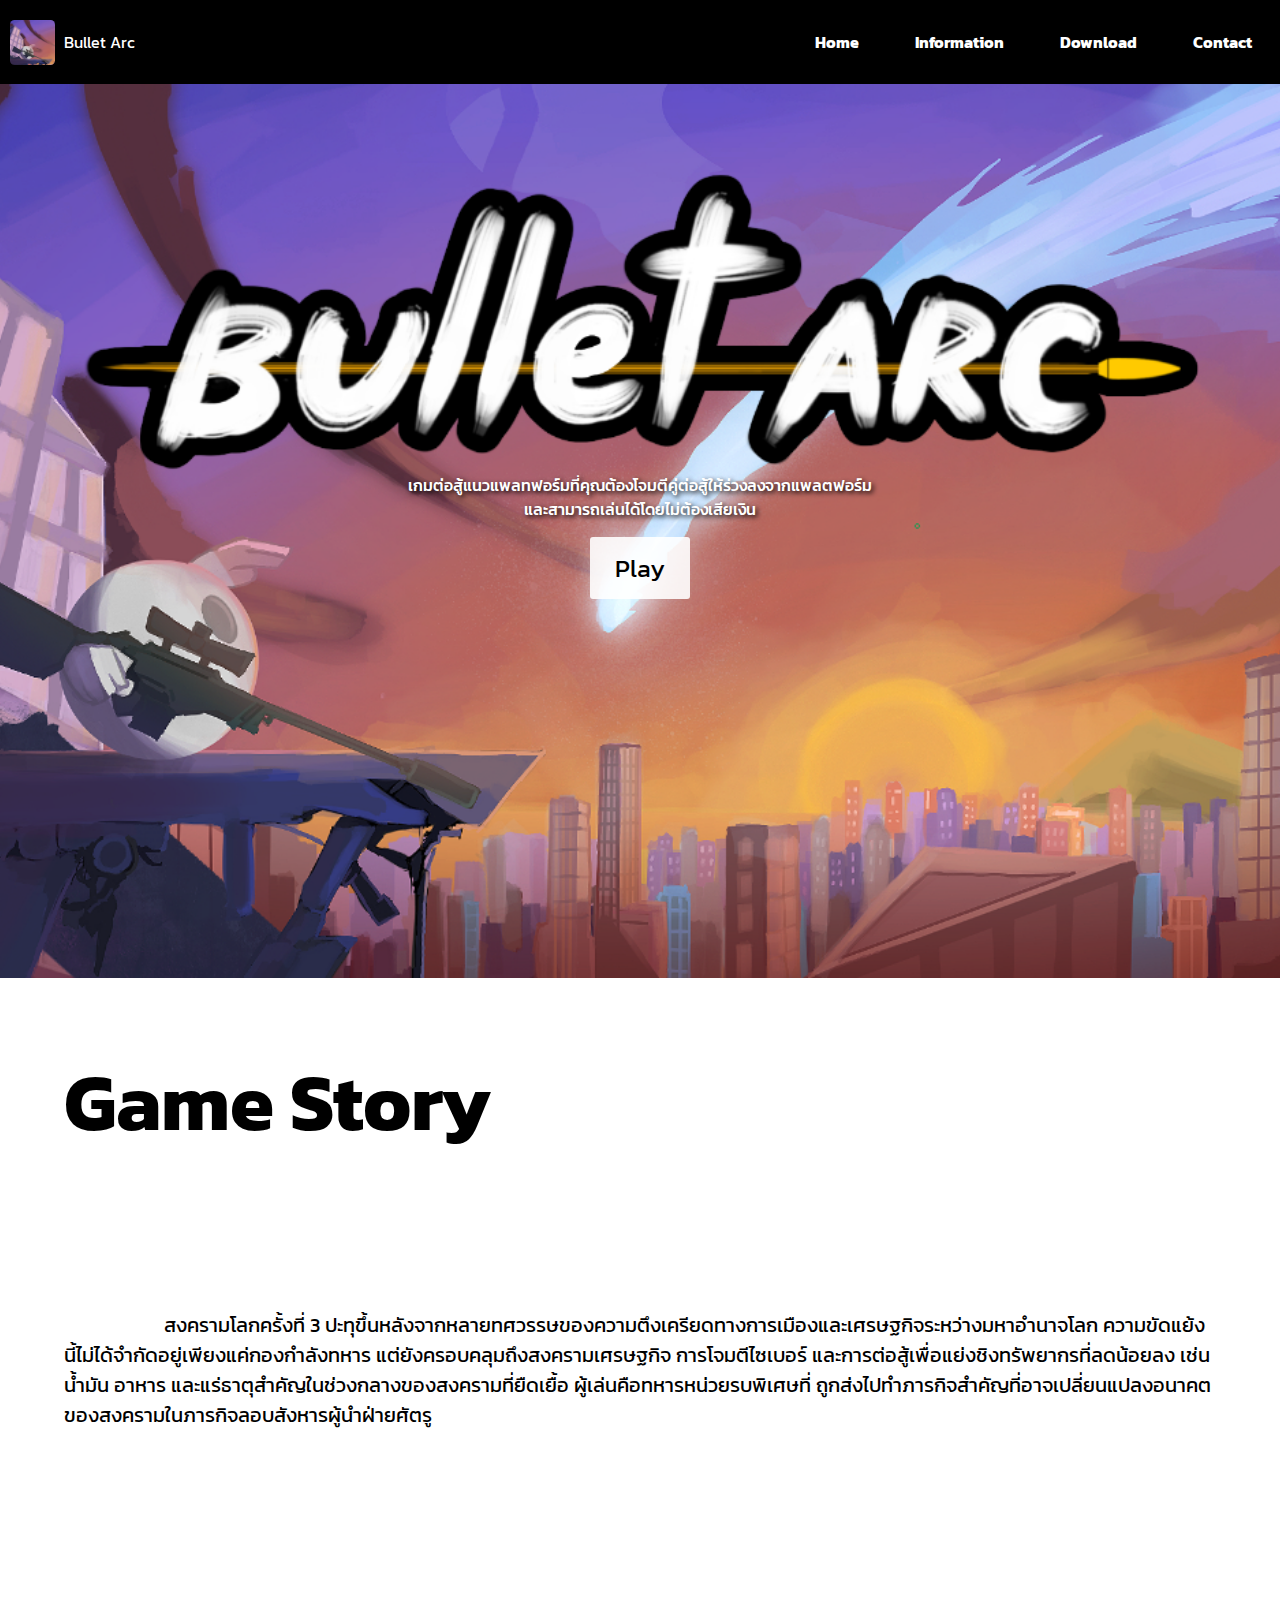
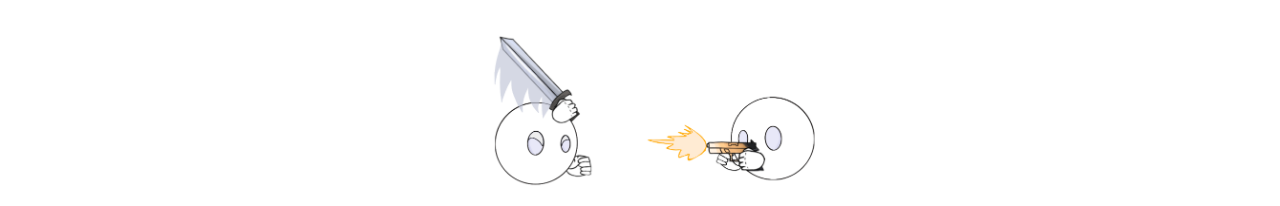
<file: index.html>
<!DOCTYPE html>
<html lang="th">

<head>
    <meta charset="UTF-8">
    <meta name="viewport" content="width=device-width, initial-scale=1.0">
    <title>Bullet Arc</title>
    <link rel="stylesheet" href="styles.css">
    <link rel="stylesheet" href="https://fonts.googleapis.com/css?family=Kanit:300,400,500,600,700,800">
</head>

<body>
    <header>
        <nav>
            <div class="logo">
                <img src="media/logo_1(sqaure).png" alt="logo">
                <span>Bullet Arc</span>
            </div>
            <ul>
                <li><a href="index.html">Home</a></li>
                <li><a href="Information.html">Information</a></li>
                <li><a href="Download.html">Download</a></li>
                <li><a href="Contact.html">Contact</a></li>
            </ul>
        </nav>
    </header>
    <section class=game_page>
        <p>เกมต่อสู้แนวแพลทฟอร์มที่คุณต้องโจมตีคู่ต่อสู้ให้ร่วงลงจากแพลตฟอร์ม<br>และสามารถเล่นได้โดยไม่ต้องเสียเงิน</p>
        <a href="Download.html" class="play-button">Play</a>
    </section>
    <div class=game_story>
        <h1>Game Story</h1>
        <p>
            สงครามโลกครั้งที่ 3 ปะทุขึ้นหลังจากหลายทศวรรษของความตึงเครียดทางการเมืองและเศรษฐกิจระหว่างมหาอำนาจโลก
            ความขัดแย้งนี้ไม่ได้จำกัดอยู่เพียงแค่กองกำลังทหาร แต่ยังครอบคลุมถึงสงครามเศรษฐกิจ การโจมตีไซเบอร์
            และการต่อสู้เพื่อแย่งชิงทรัพยากรที่ลดน้อยลง เช่น น้ำมัน อาหาร และแร่ธาตุสำคัญในช่วงกลางของสงครามที่ยืดเยื้อ
            ผู้เล่นคือทหารหน่วยรบพิเศษที่
            ถูกส่งไปทำภารกิจสำคัญที่อาจเปลี่ยนแปลงอนาคตของสงครามในภารกิจลอบสังหารผู้นำฝ่ายศัตรู
        </p>
    </div>
    <div class=pic_attack>
        <img src="media/attcker1.png" alt="">
        <img src="media/attcker2.png" alt="">
    </div>
</body>

</html>
</file>
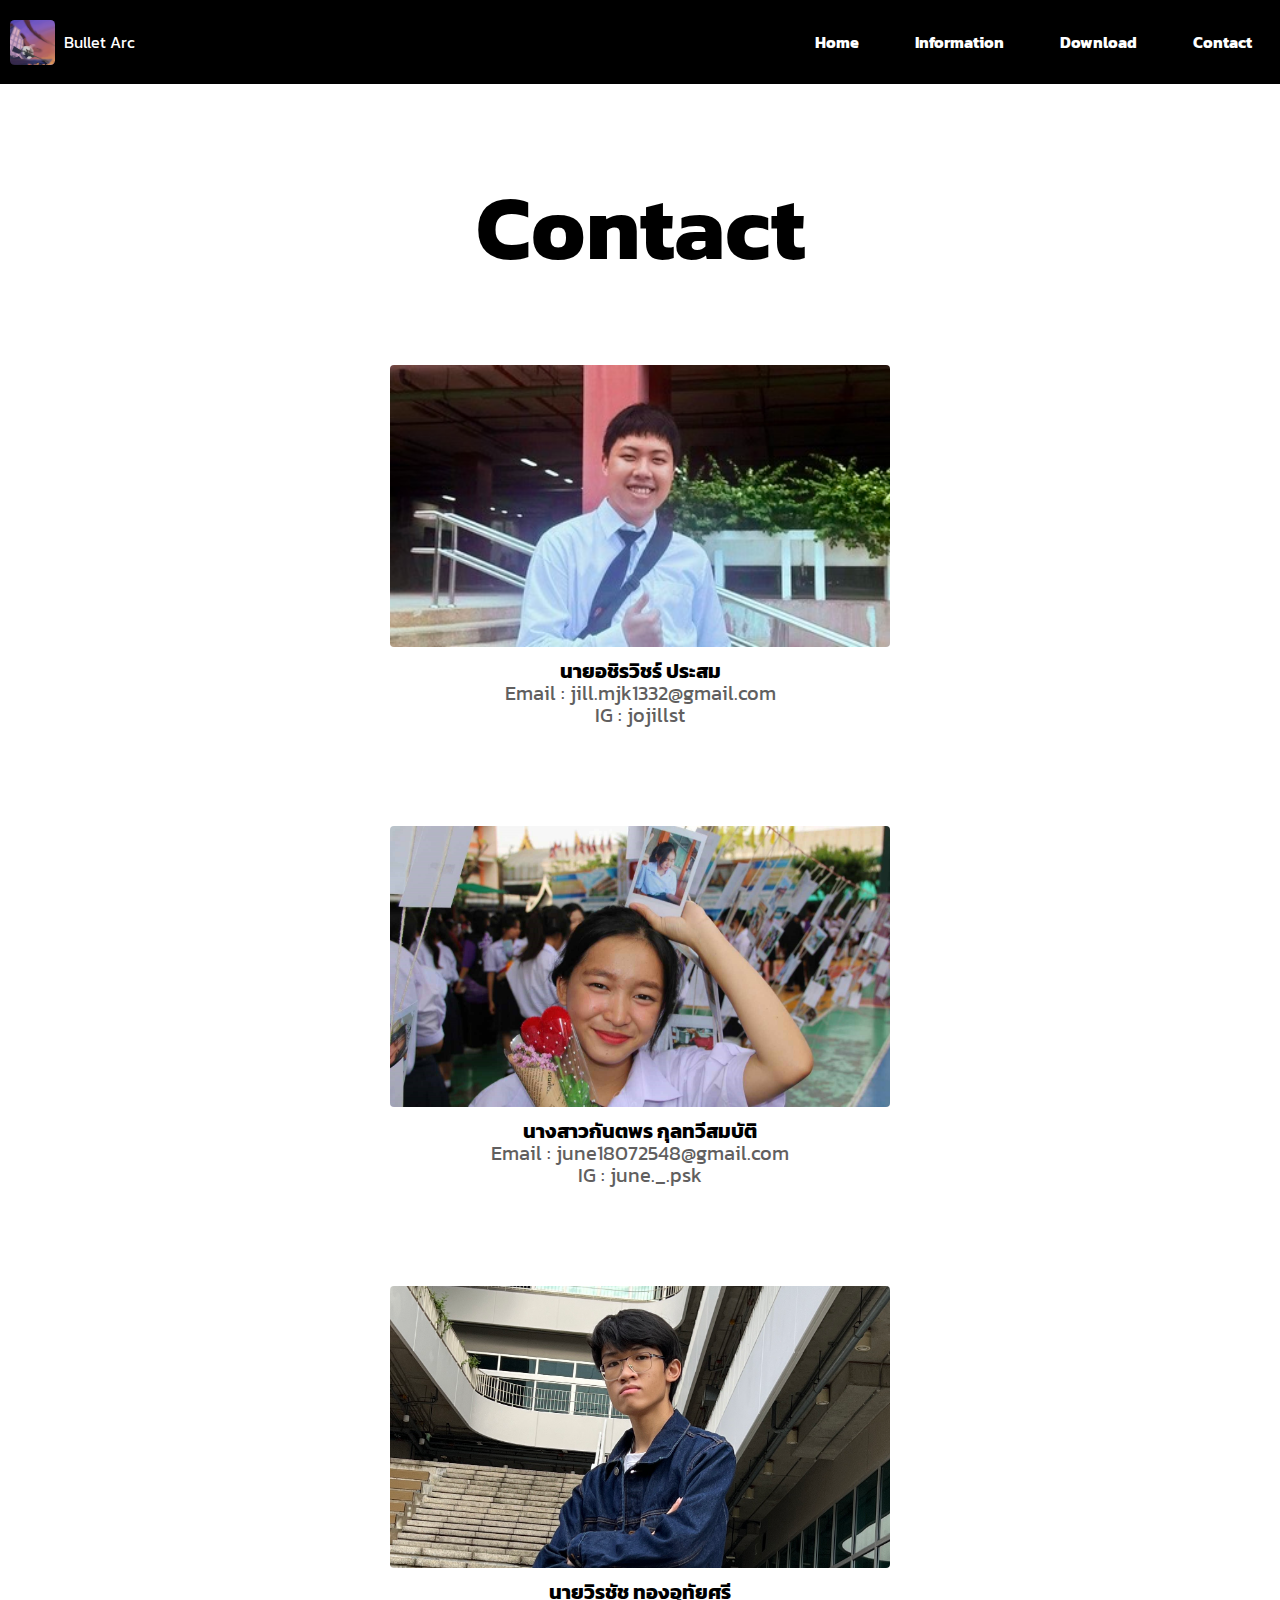
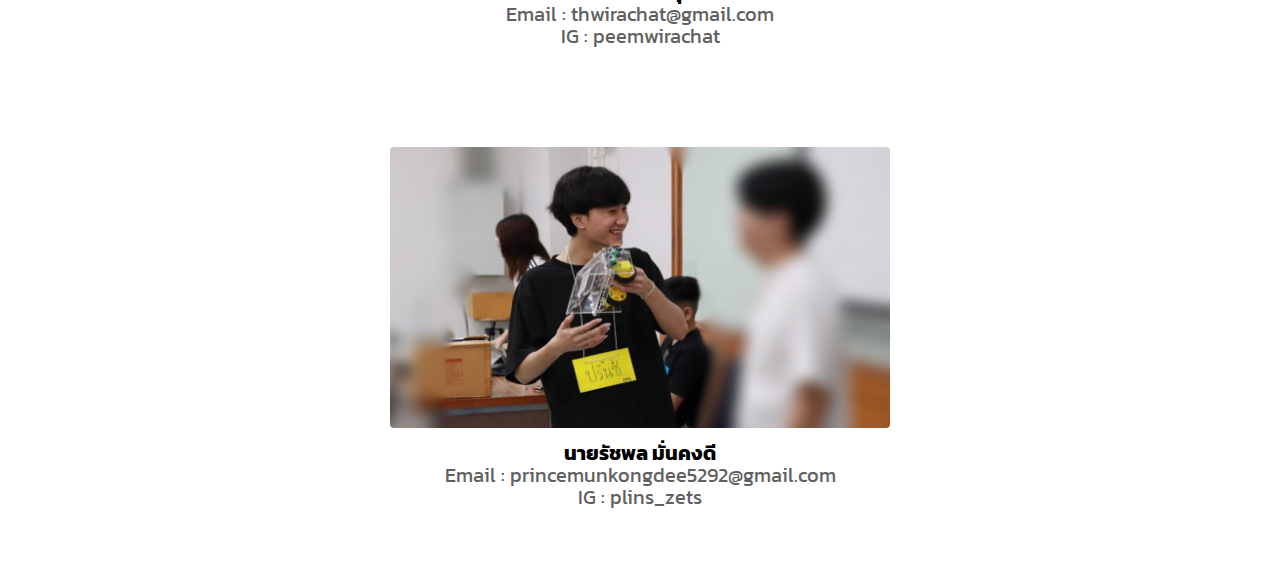
<file: Contact.html>
<!DOCTYPE html>
<html lang="th">
<head>
    <meta charset="UTF-8">
    <meta name="viewport" content="width=device-width, initial-scale=1.0">
    <title>Bullet Arc Contact</title>
    <link rel="stylesheet" href="styles.css">
    <link rel="stylesheet" href="https://fonts.googleapis.com/css?family=Kanit:300,400,500,600,700,800">
</head>
<body>
    <header>
        <nav>
            <div class="logo">
                <img src="media/logo_1(sqaure).png" alt="logo">
                <span>Bullet Arc</span>
            </div>
            <ul>
                <li><a href="index.html">Home</a></li>
                <li><a href="Information.html">Information</a></li>
                <li><a href="Download.html">Download</a></li>
                <li><a href="Contact.html">Contact</a></li>
            </ul>
        </nav>
    </header>
    <section class= "contact">
        <h2>Contact</h2>
        <figure>
            <img src= "media/Contact/1_person.jpg" alt= "person 1">
            <h1>นายอชิรวิชร์ ประสม</h1>
            <p>Email : jill.mjk1332@gmail.com</p>
            <p>IG : jojillst</p>
        </figure>
        <figure>
            <img src= "media/Contact/2_person.jpg" alt= "person 2">
            <h1>นางสาวกันตพร กุลทวีสมบัติ</h1>
            <p>Email : june18072548@gmail.com</p>
            <p>IG : june._.psk</p>
        </figure>
        <figure>
            <img src= "media/Contact/3_person.jpg" alt= "person 3">
            <h1>นายวิรชัช ทองอุทัยศรี</h1>
            <p>Email : thwirachat@gmail.com</p>
            <p>IG : peemwirachat</p>
        </figure>
        <figure>
            <img src= "media/Contact/4_person.png" alt= "person 4">
            <h1>นายรัชพล มั่นคงดี</h1>
            <p>Email : princemunkongdee5292@gmail.com</p>
            <p>IG : plins_zets</p>
        </figure>
    </section>
</body>
</html>
</file>
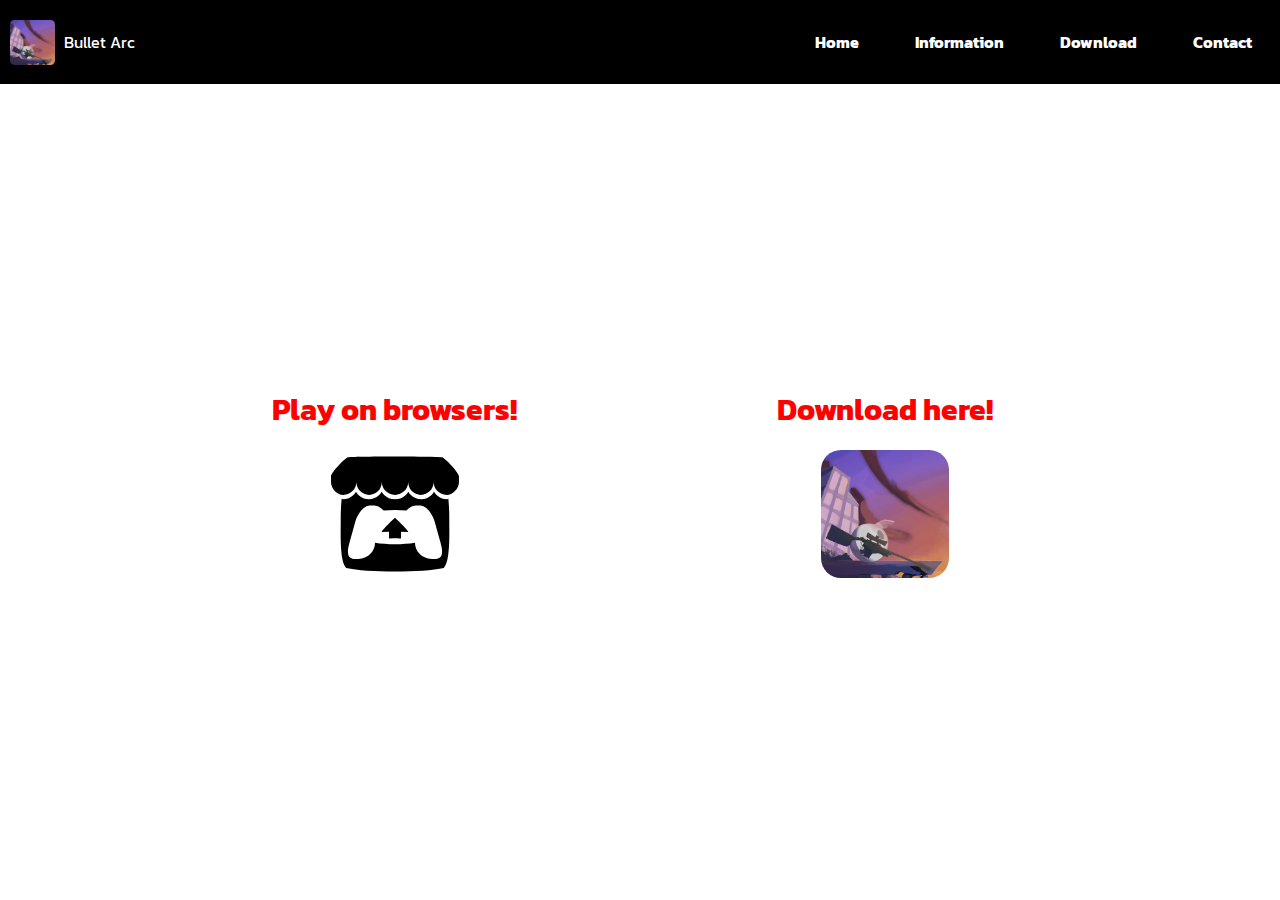
<file: Download.html>
<!DOCTYPE html>
<html lang="th">
<head>
    <meta charset="UTF-8">
    <meta name="viewport" content="width=device-width, initial-scale=1.0">
    <title>Bullet Arc Dowload</title>
    <link rel="stylesheet" href="styles.css">
    <link rel="stylesheet" href="https://fonts.googleapis.com/css?family=Kanit:300,400,500,600,700,800">
</head>
<body>
    <header>
        <nav>
            <div class="logo">
                <img src="media/logo_1(sqaure).png" alt="logo">
                <span>Bullet Arc</span>
            </div>
            <ul>
                <li><a href="index.html">Home</a></li>
                <li><a href="Information.html">Information</a></li>
                <li><a href="Download.html">Download</a></li>
                <li><a href="Contact.html">Contact</a></li>
            </ul>
        </nav>
    </header>
    <section class="download-file">
        <section class="browser">
            <a href="https://jojillst.itch.io/bulletarcupdate" target="_blank">Play on browsers!</a>
            <img src="media/itch.svg">
        </section>
        <section class="download">
            <a href="https://drive.google.com/drive/folders/1dD_3AFqoUTnbokR9UfMx8z8Y7X-hM4B2?usp=sharing" target="_blank">Download here!</a>
            <img src="media/logo_1(sqaure).png">
        </section>
    </section>
</body>
</html>
</file>
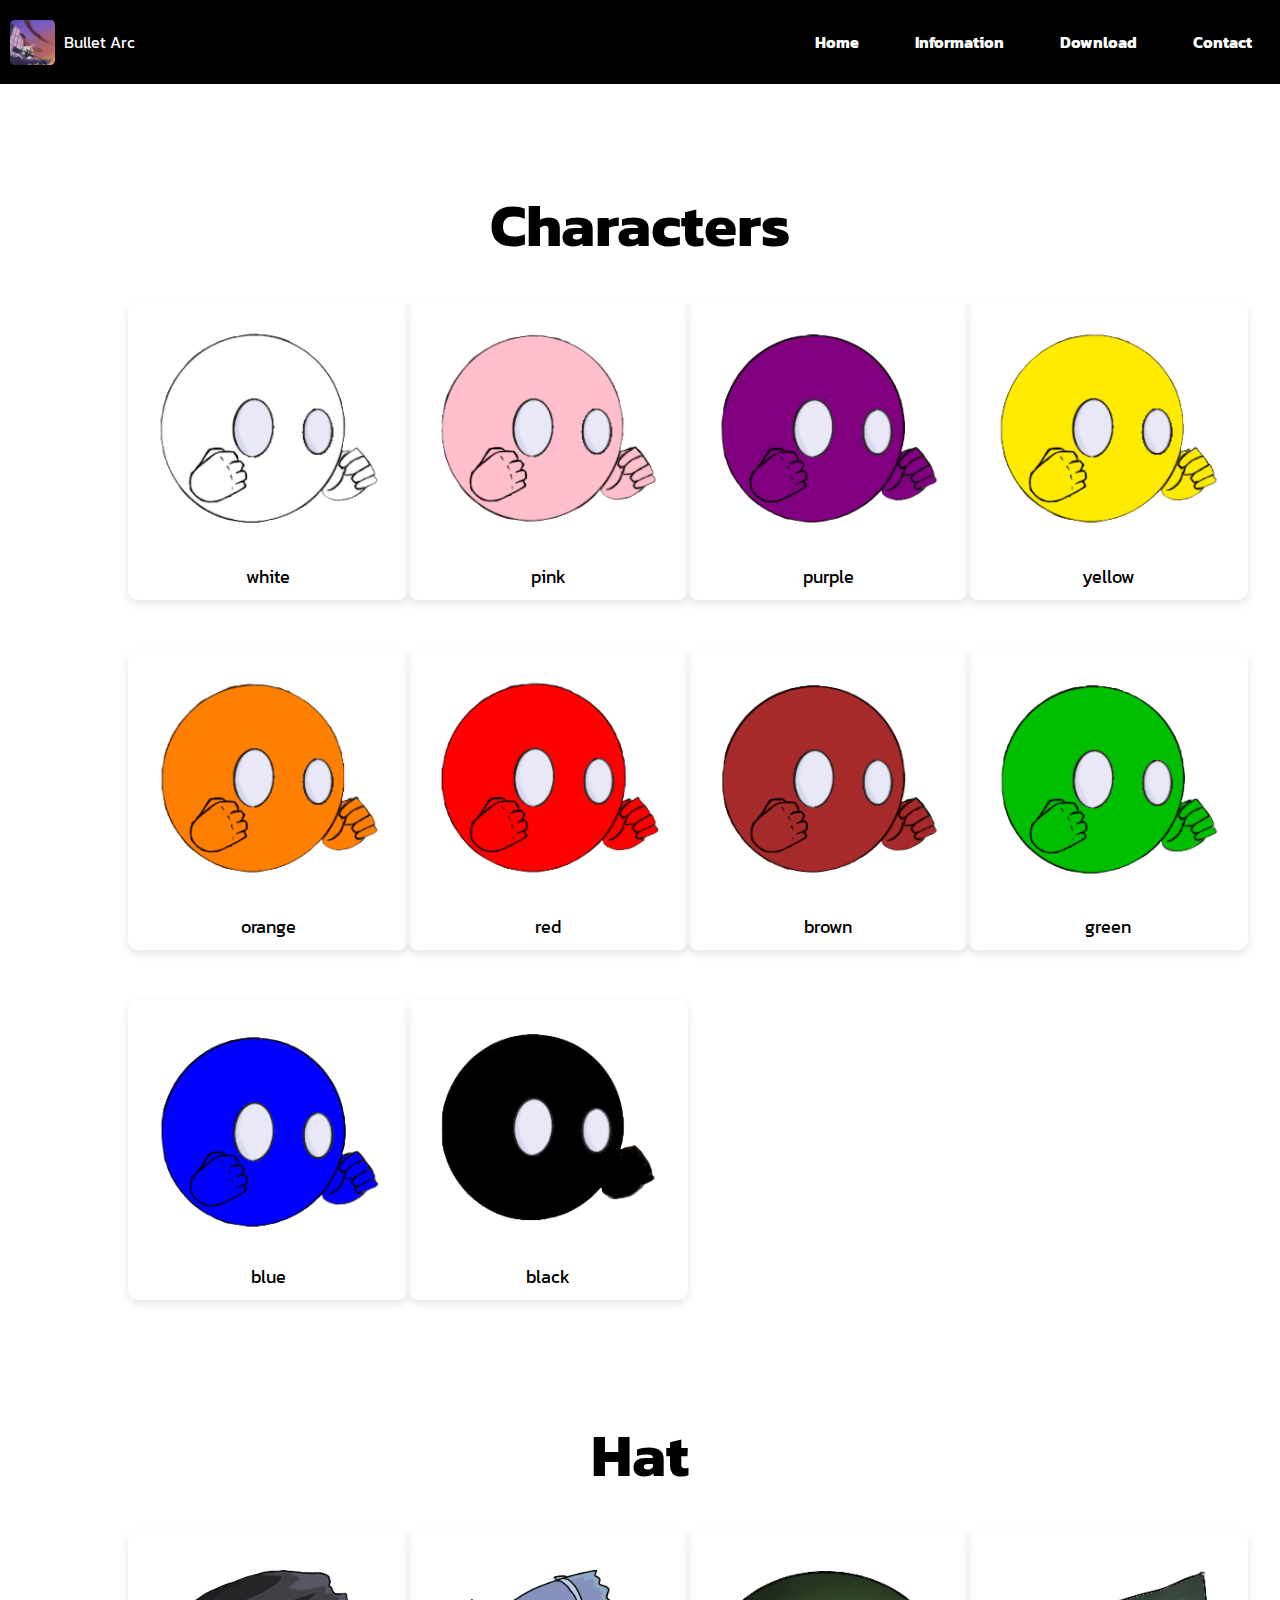
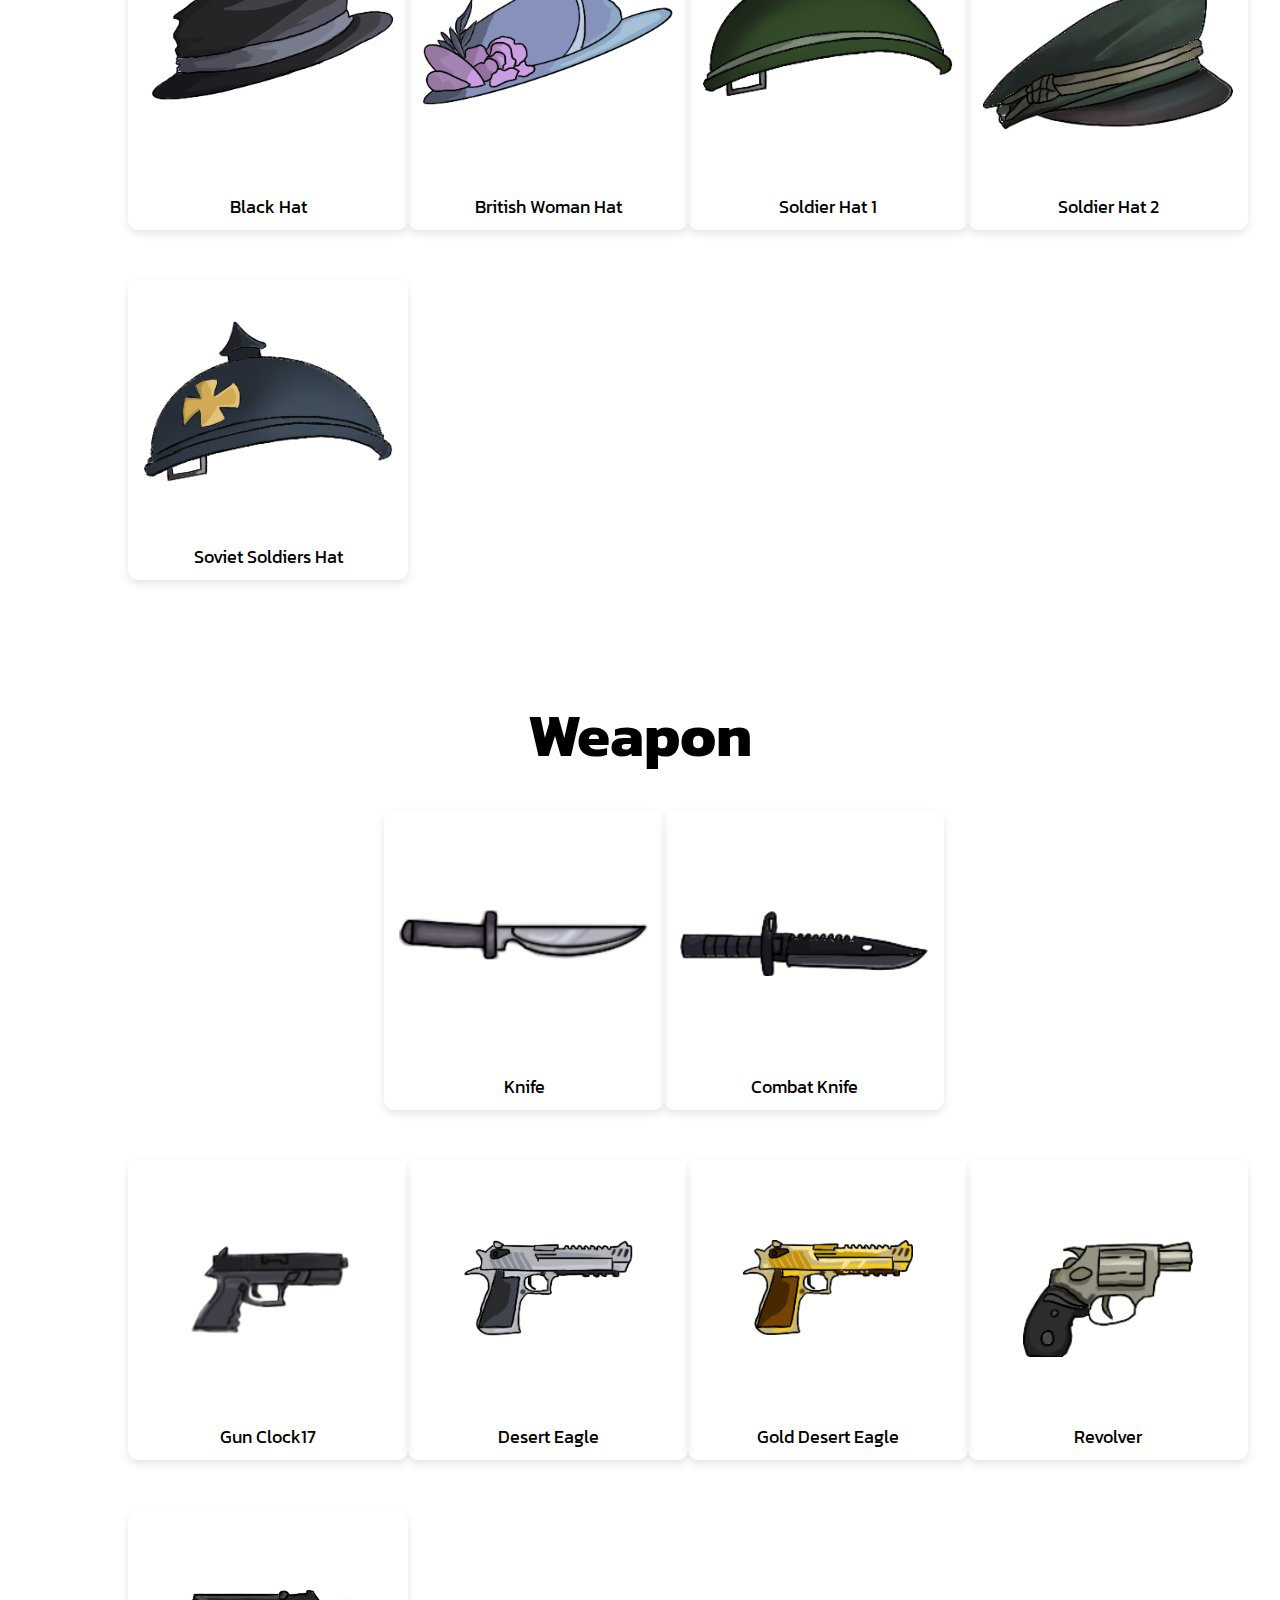
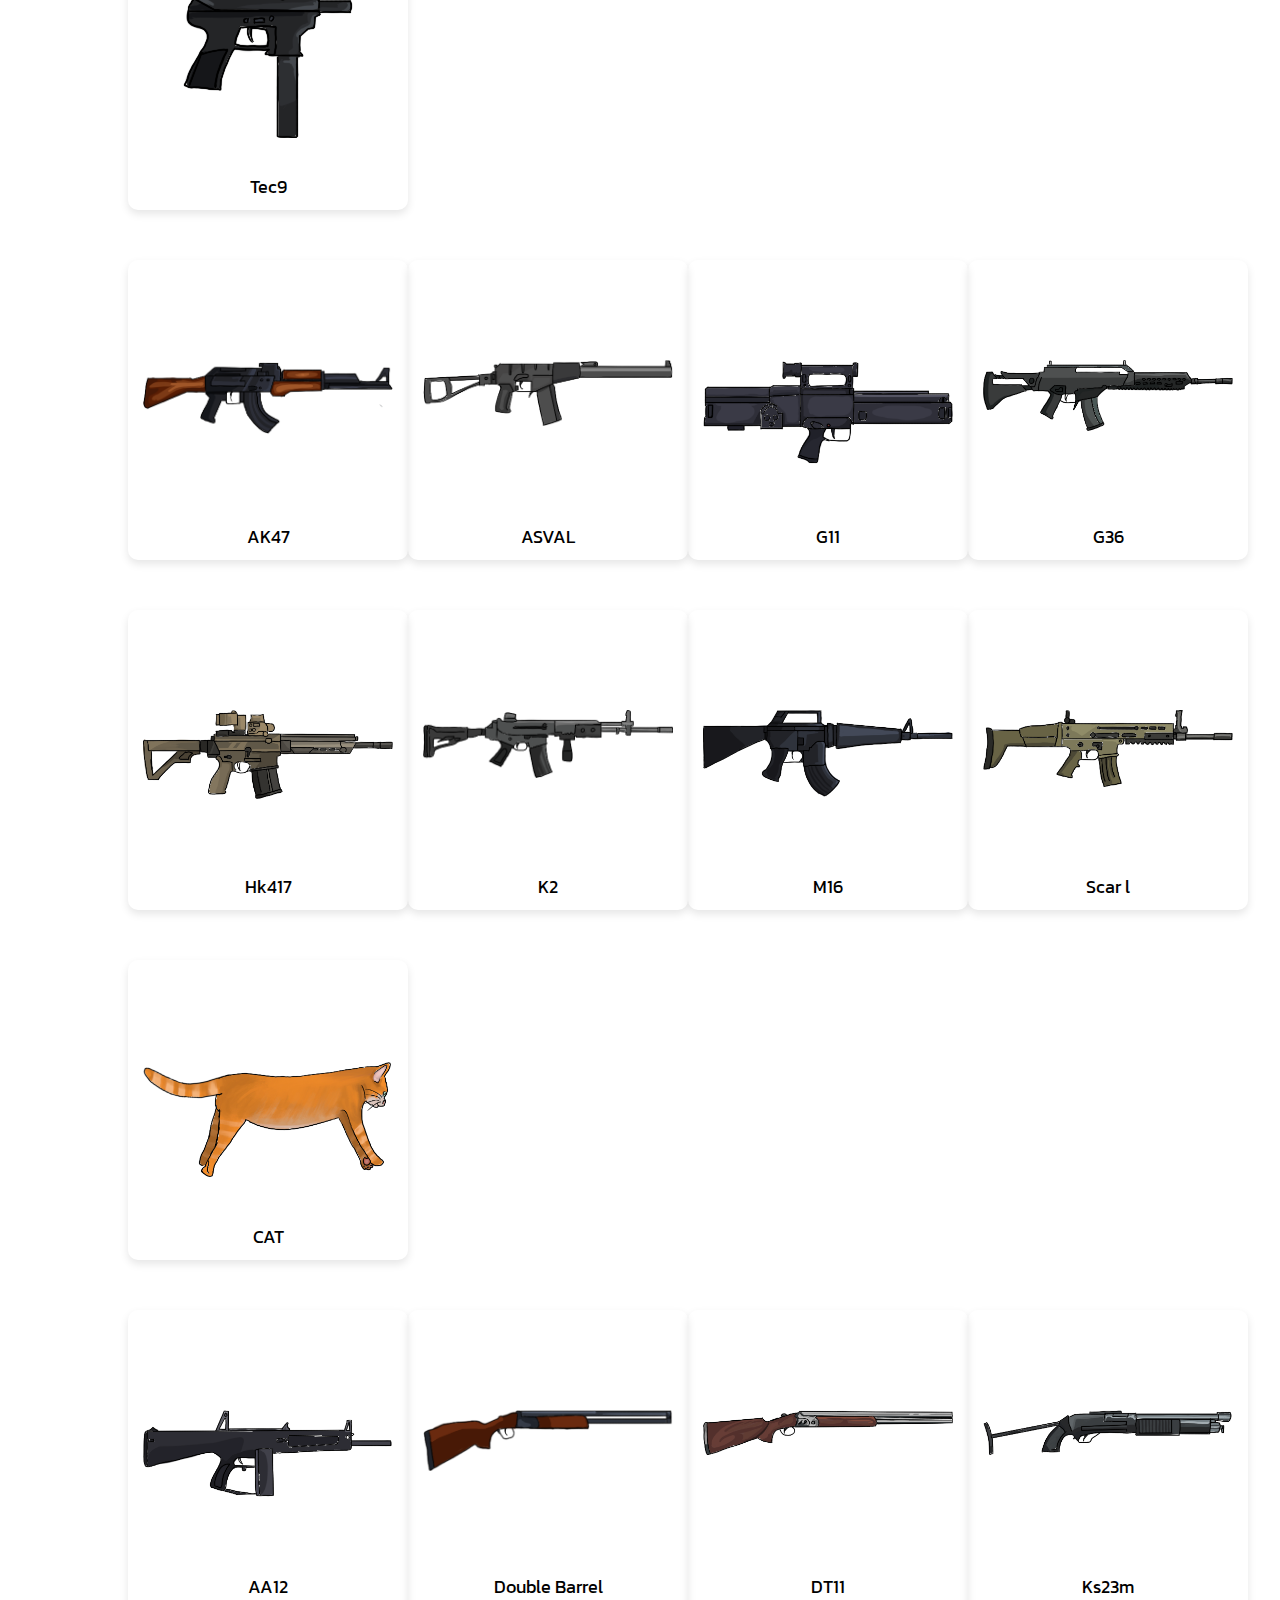
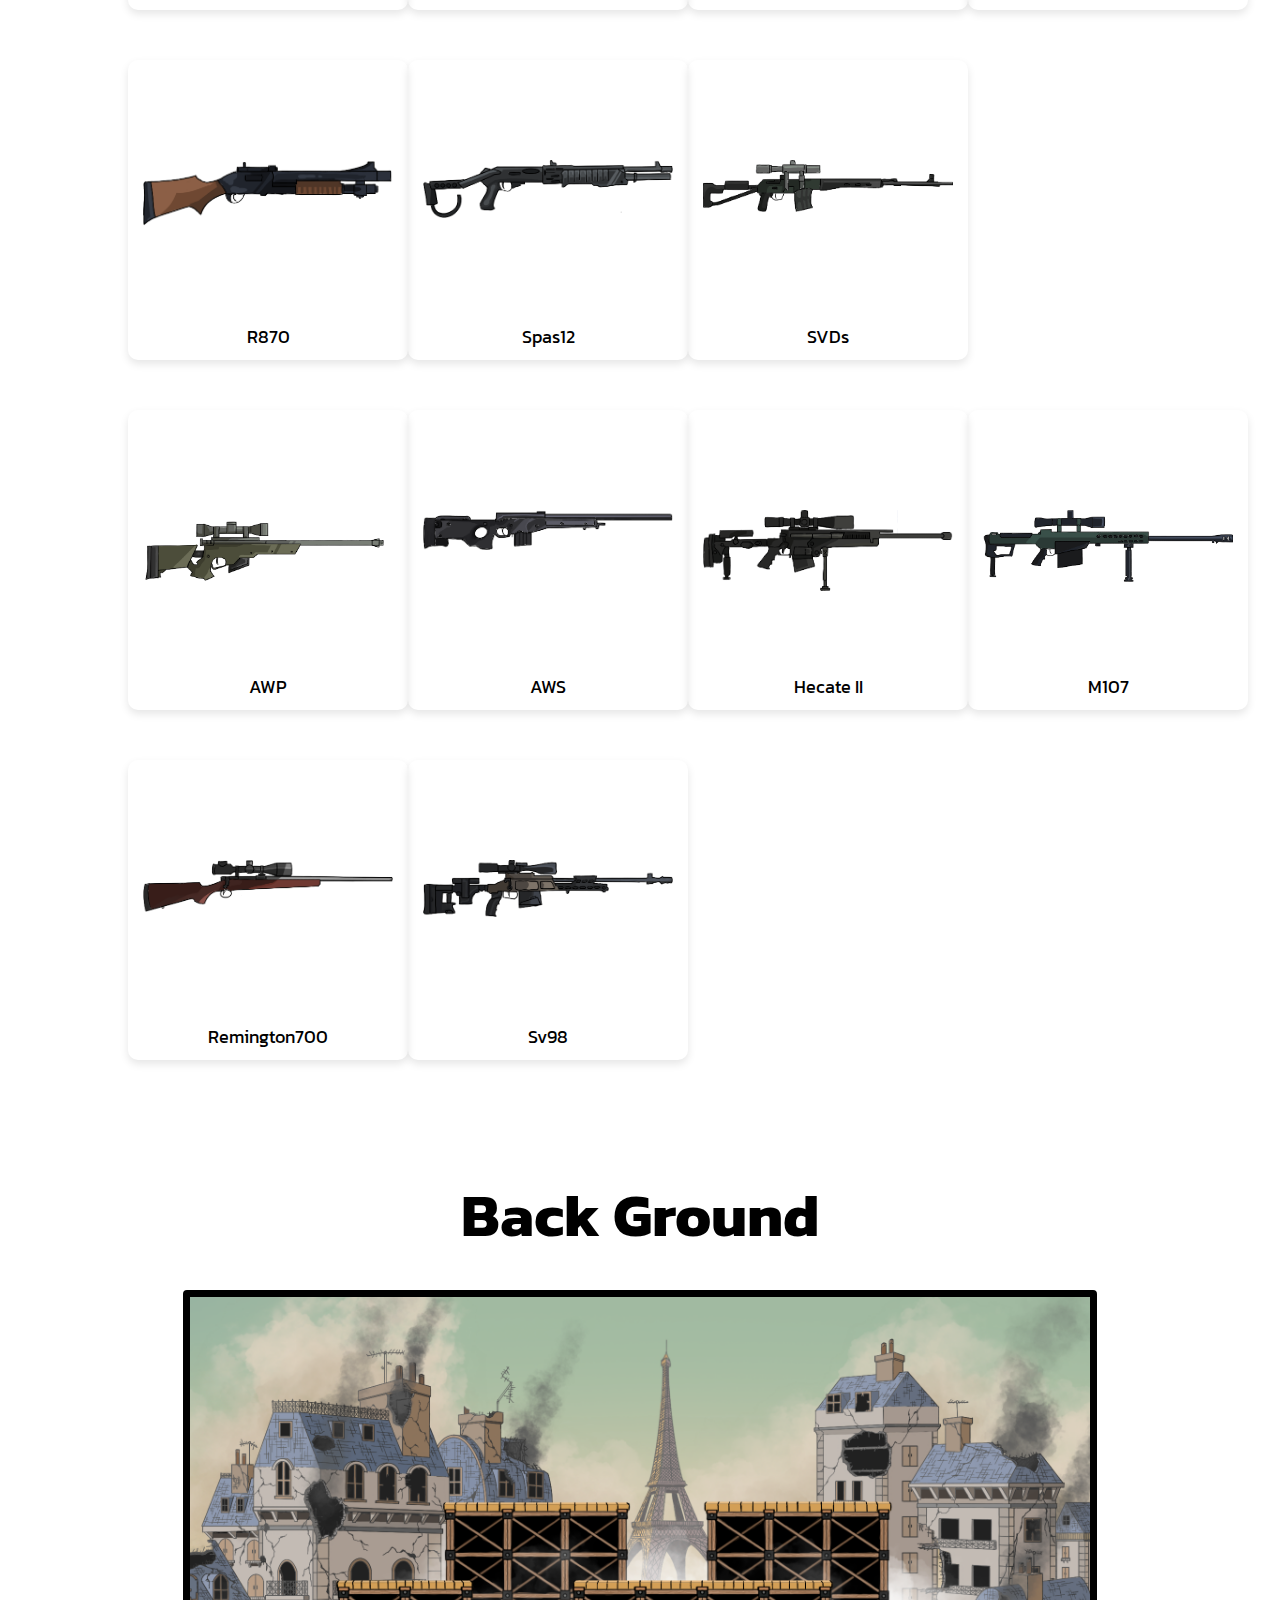
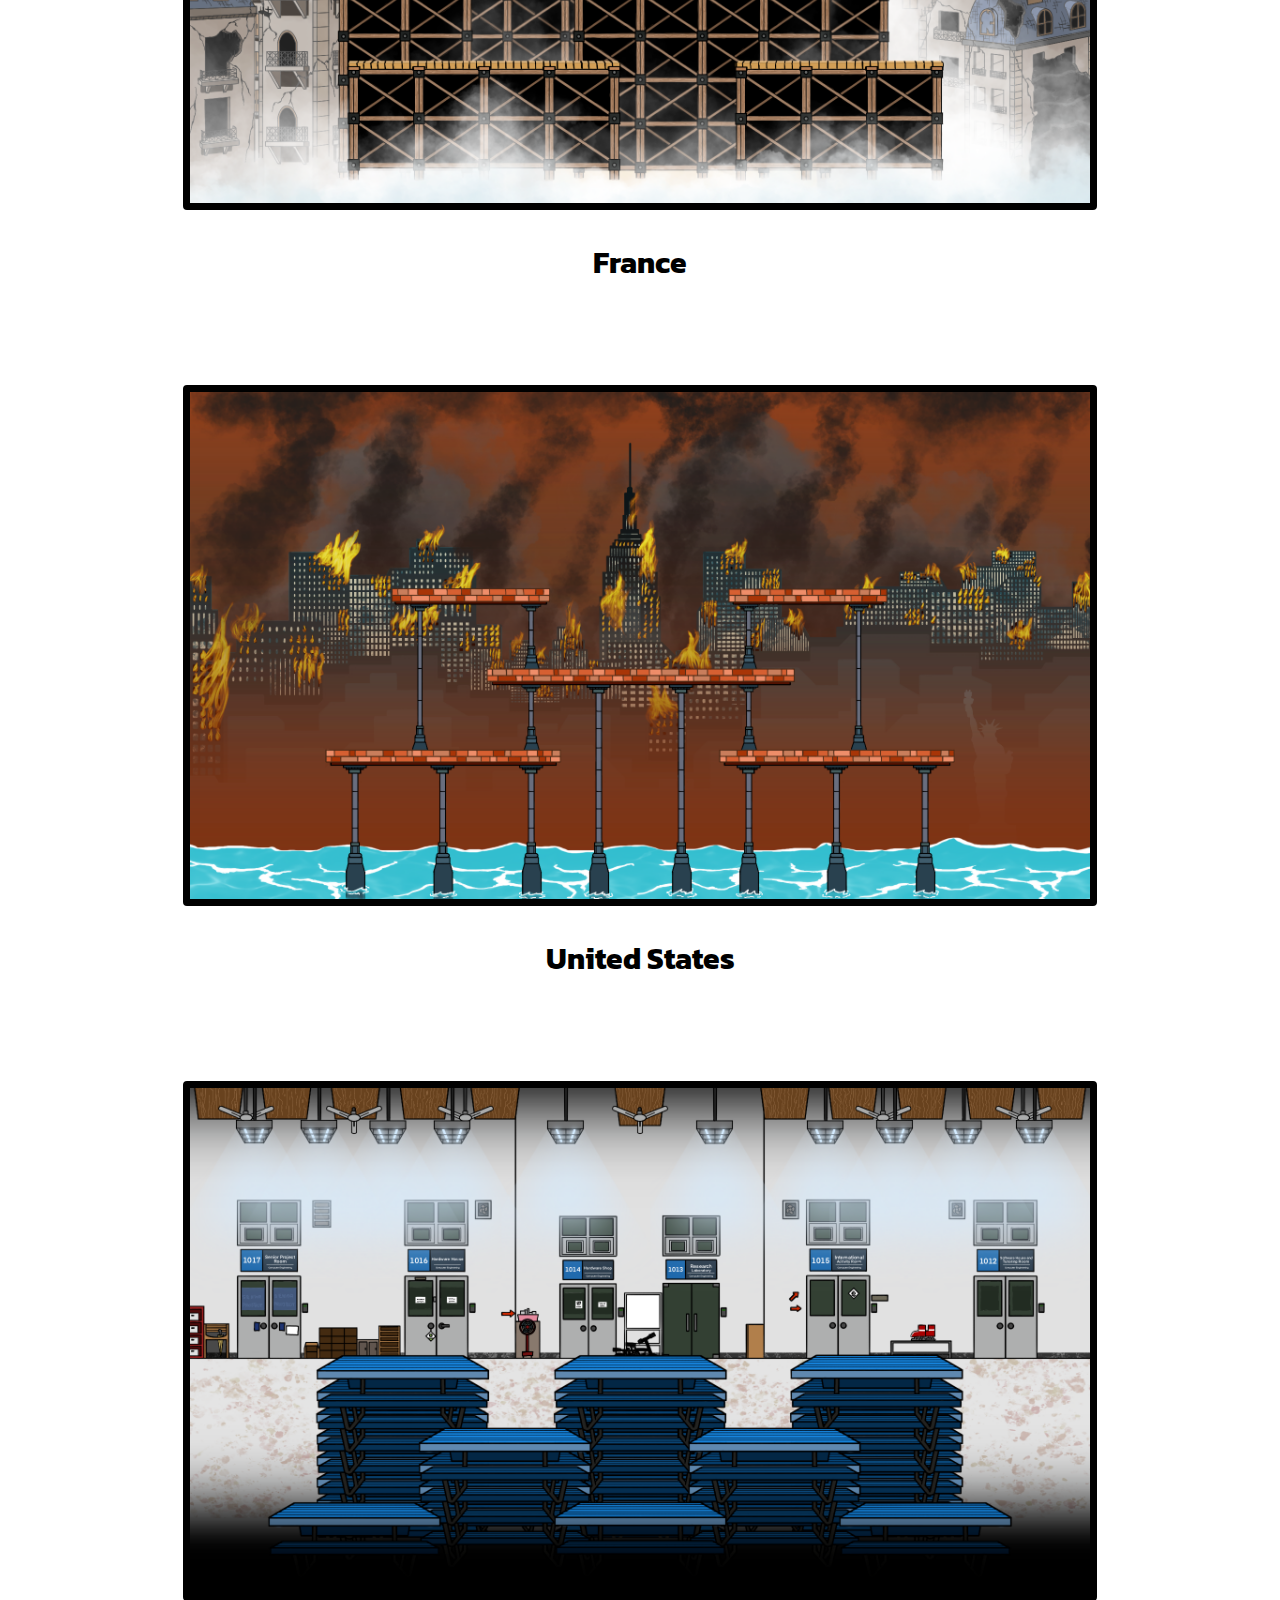
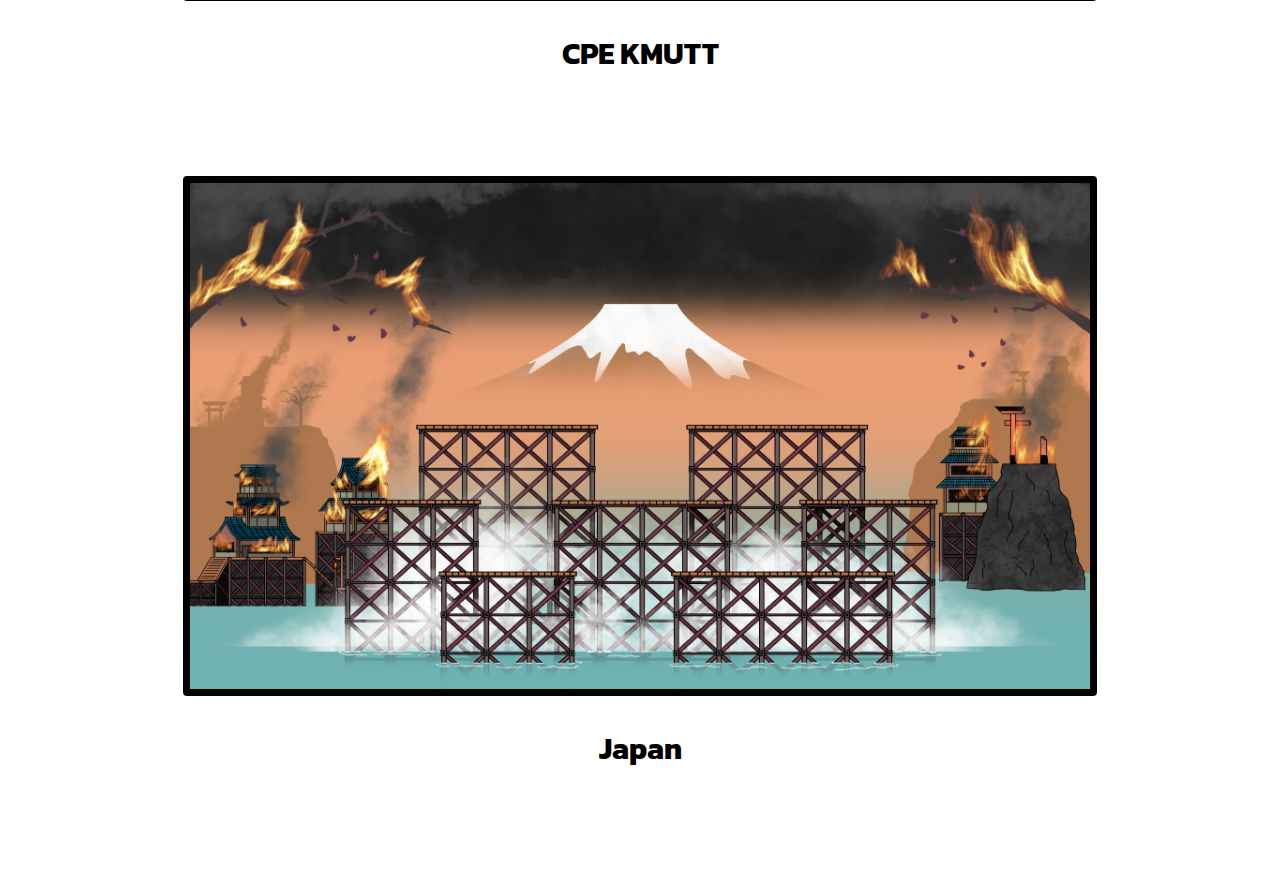
<file: Information.html>
<!DOCTYPE html>
<html lang="th">

<head>
    <meta charset="UTF-8">
    <meta name="viewport" content="width=device-width, initial-scale=1.0">
    <title>Bullet Arc Information</title>
    <link rel="stylesheet" href="styles.css">
    <link rel="stylesheet" href="https://fonts.googleapis.com/css?family=Kanit:300,400,500,600,700,800">
</head>

<body>
    <header>
        <nav>
            <div class="logo">
                <img src="media/logo_1(sqaure).png" alt="logo">
                <span>Bullet Arc</span>
            </div>
            <ul>
                <li><a href="index.html">Home</a></li>
                <li><a href="Information.html">Information</a></li>
                <li><a href="Download.html">Download</a></li>
                <li><a href="Contact.html">Contact</a></li>
            </ul>
        </nav>
    </header>
    <div class="image-box">
        <p class="First-box">Characters</p>
        <div class="image-gallery">
            <figure>
                <img src="media/characters/white.png" alt="character 1" class="image-character">
                <figcaption>white</figcaption>
            </figure>
            <figure>
                <img src="media/characters/pink.png" alt="character 2" class="image-character">
                <figcaption>pink</figcaption>
            </figure>
            <figure>
                <img src="media/characters/purple.png" alt="character 3" class="image-character">
                <figcaption>purple</figcaption>
            </figure>
            <figure>
                <img src="media/characters/yellow.png" alt="character 4" class="image-character">
                <figcaption>yellow</figcaption>
            </figure>
            <figure>
                <img src="media/characters/orange.png" alt="character 5" class="image-character">
                <figcaption>orange</figcaption>
            </figure>
            <figure>
                <img src="media/characters/red.png" alt="character 6" class="image-character">
                <figcaption>red</figcaption>
            </figure>
            <figure>
                <img src="media/characters/brown.png" alt="character 7" class="image-character">
                <figcaption>brown</figcaption>
            </figure>
            <figure>
                <img src="media/characters/green.png" alt="character 8" class="image-character">
                <figcaption>green</figcaption>
            </figure>
            <figure>
                <img src="media/characters/blue.png" alt="character 9" class="image-character">
                <figcaption>blue</figcaption>
            </figure>
            <figure>
                <img src="media/characters/black.png" alt="character 10" class="image-character">
                <figcaption>black</figcaption>
            </figure>
        </div>
    </div>
    <div class="image-box">
        <p>Hat</p>
        <div class="image-gallery">
            <figure>
                <img src="media/hat/Black_Hat.png" alt="Hat 1" class="image-hat">
                <figcaption>Black Hat</figcaption>
            </figure>
            <figure>
                <img src="media/hat/British_Woman_Hat.png" alt="Hat 2" class="image-hat">
                <figcaption>British Woman Hat</figcaption>
            </figure>
            <figure>
                <img src="media/hat/Soldier_Hat1.png" alt="Hat 3" class="image-hat">
                <figcaption>Soldier Hat 1</figcaption>
            </figure>
            <figure>
                <img src="media/hat/Soldier_Hat2.png" alt="Hat 4" class="image-hat">
                <figcaption>Soldier Hat 2</figcaption>
            </figure>
            <figure>
                <img src="media/hat/Soviet_Soldiers_Hat.png" alt="Hat 5" class="image-hat">
                <figcaption>Soviet Soldiers Hat</figcaption>
            </figure>
        </div>
    </div>
    <div class="image-box">
        <p>Weapon</p>
        <div class="image-gallery-knife">
            <figure>
                <img src="media/knife/Knife.png" alt="Knife 1">
                <figcaption>Knife</figcaption>
            </figure>
            <figure>
                <img src="media/knife/Combat_Knife.png" alt="Knife 2">
                <figcaption>Combat Knife</figcaption>
            </figure>
        </div>
    </div>
    <div class="image-box">
        <div class="image-gallery">
            <figure>
                <img src="media/starter_weapon/Gun_Clock17.png" alt="Starter Weapon 1" class="image-starter-weapon">
                <figcaption>Gun Clock17</figcaption>
            </figure>
            <figure>
                <img src="media/starter_weapon/Desert_Eagle.png" alt="Starter Weapon 2" class="image-starter-weapon">
                <figcaption>Desert Eagle</figcaption>
            </figure>
            <figure>
                <img src="media/starter_weapon/Gold_Desert_Eagle.png" alt="Starter Weapon 3"
                    class="image-starter-weapon">
                <figcaption>Gold Desert Eagle</figcaption>
            </figure>
            <figure>
                <img src="media/starter_weapon/Revolver.png" alt="Starter Weapon 4" class="image-starter-weapon">
                <figcaption>Revolver</figcaption>
            </figure>
            <figure>
                <img src="media/starter_weapon/Tec9.png" alt="Starter Weapon 5" class="image-starter-weapon">
                <figcaption>Tec9</figcaption>
            </figure>
        </div>
    </div>
    <div class="image-box">
        <div class="image-gallery">
            <figure>
                <img src="media/ar-weapon/AK47.png" alt="Ar Weapon 1" class="image-ar-weapon">
                <figcaption>AK47</figcaption>
            </figure>
            <figure>
                <img src="media/ar-weapon/ASVAL.png" alt="Ar Weapon 2" class="image-ar-weapon">
                <figcaption>ASVAL</figcaption>
            </figure>
            <figure>
                <img src="media/ar-weapon/G11.png" alt="Ar Weapon 3" class="image-ar-weapon">
                <figcaption>G11</figcaption>
            </figure>
            <figure>
                <img src="media/ar-weapon/G36.png" alt="Ar Weapon 4" class="image-ar-weapon">
                <figcaption>G36</figcaption>
            </figure>
            <figure>
                <img src="media/ar-weapon/Hk417.png" alt="Ar Weapon 5" class="image-ar-weapon">
                <figcaption>Hk417</figcaption>
            </figure>
            <figure>
                <img src="media/ar-weapon/K2.png" alt="Ar Weapon 6" class="image-ar-weapon">
                <figcaption>K2</figcaption>
            </figure>
            <figure>
                <img src="media/ar-weapon/M16.png" alt="Ar Weapon 7" class="image-ar-weapon">
                <figcaption>M16</figcaption>
            </figure>
            <figure>
                <img src="media/ar-weapon/Scar_l.png" alt="Ar Weapon 8" class="image-ar-weapon">
                <figcaption>Scar l</figcaption>
            </figure>
            <figure>
                <img src="media/ar-weapon/Cat.png" alt="Ar Weapon 9" class="image-ar-weapon">
                <figcaption>CAT</figcaption>
            </figure>
        </div>
    </div>
    <div class="image-box">
        <div class="image-gallery">
            <figure>
                <img src="media/shotgun_weapon/AA12.png" alt="Shotgun Weapon 1" class="image-shotgun-weapon">
                <figcaption>AA12</figcaption>
            </figure>
            <figure>
                <img src="media/shotgun_weapon/Double_Barrel.png" alt="Shotgun Weapon 2" class="image-shotgun-weapon">
                <figcaption>Double Barrel</figcaption>
            </figure>
            <figure>
                <img src="media/shotgun_weapon/DT11.png" alt="Shotgun Weapon 3" class="image-shotgun-weapon">
                <figcaption>DT11</figcaption>
            </figure>
            <figure>
                <img src="media/shotgun_weapon/Ks23m.png" alt="Shotgun Weapon 4" class="image-shotgun-weapon">
                <figcaption>Ks23m</figcaption>
            </figure>
            <figure>
                <img src="media/shotgun_weapon/R870.png" alt="Shotgun Weapon 5" class="image-shotgun-weapon">
                <figcaption>R870</figcaption>
            </figure>
            <figure>
                <img src="media/shotgun_weapon/Spas12.png" alt="Shotgun Weapon 6" class="image-shotgun-weapon">
                <figcaption>Spas12</figcaption>
            </figure>
            <figure>
                <img src="media/shotgun_weapon/SVDs.png" alt="Shotgun Weapon 7" class="image-shotgun-weapon">
                <figcaption>SVDs</figcaption>
            </figure>
        </div>
    </div>
    <div class="image-box">
        <div class="image-gallery">
            <figure>
                <img src="media/sniper_weapon/AWP.png" alt="Sniper Weapon 1" class="image-sniper-weapon">
                <figcaption>AWP</figcaption>
            </figure>
            <figure>
                <img src="media/sniper_weapon/AWS.png" alt="Sniper Weapon 2" class="image-sniper-weapon">
                <figcaption>AWS</figcaption>
            </figure>
            <figure>
                <img src="media/sniper_weapon/Hecate_II.png" alt="Sniper Weapon 3" class="image-sniper-weapon">
                <figcaption>Hecate II</figcaption>
            </figure>
            <figure>
                <img src="media/sniper_weapon/M107.png" alt="Sniper Weapon 4" class="image-sniper-weapon">
                <figcaption>M107</figcaption>
            </figure>
            <figure>
                <img src="media/sniper_weapon/Remington700.png" alt="Sniper Weapon 5" class="image-sniper-weapon">
                <figcaption>Remington700</figcaption>
            </figure>
            <figure>
                <img src="media/sniper_weapon/Sv98.png" alt="Sniper Weapon 6" class="image-sniper-weapon">
                <figcaption>Sv98</figcaption>
            </figure>
        </div>
    </div>
    <div class="back_ground">
        <p>Back Ground</p>
        <img src="media/Full_Background/Map1_FRANCE.png" alt="Map 1">
        <article>France</article>
        <img src="media/Full_Background/Map2_US.png" alt="Map 2">
        <article>United States</article>
        <img src="media/Full_Background/Map3_CPE.png" alt="Map 3">
        <article>CPE KMUTT</article>
        <img src="media/Full_Background/Map4_JAPAN.png" alt="Map 4">
        <article>Japan</article>
    </div>
</body>

</html>
</file>
<file: styles.css>
body {
    font-family: Kanit;
    margin: 0;
    padding: 0;
}

header {
    position: fixed;
    top: 0;
    width: 100%;
    background-color: #000000;
    padding: 10px;
    display: block;
    z-index: 1000;
}

nav {
    display: flex;
    justify-content: space-between;
    align-items: center;
}

.logo {
    display: flex;
    align-items: center;
    gap : 3px
}
.logo img{
    width: 45px;
    border-radius: 10%;
}

.logo span {
    color: #ffffff;
    margin: 6px;
    
    top: 13px;
}

nav ul {
    list-style-type: none;
    margin: 0;
    margin-right: 10px;
    padding: 0;
    display: flex;
}

nav ul li {
    margin : 20px;
}

nav ul li a {
    color: white;
    text-decoration: none;
    font-weight: bold;
    padding: 8px;

}

nav ul li a:hover {
    background-color: #615f5f;
    border-radius: 5px;
    color: #ff4444;
}

.game_page {
    background-image: url('media/logo_background.png');
    overflow: none;
    background-size: cover;
    background-position: center;
    height: auto;
    width: 100vw;
    height: 100vh;
    display: flex;
    flex-direction: column;
    justify-content: center;
    align-items: center;
    margin-top: 78px;
}

.game_page p {
    color: white;
    text-align: center;
    font-weight: 500;
    text-shadow: black 2px 2px 5px;
}

.play-button {
    display: inline-block;
    padding: 12px 25px;
    font-size: 25px;
    color: black;
    background-color: rgba(255, 255, 255, 0.892);
    border-radius: 3px;
    text-decoration: none;
    text-align: center;
    cursor: pointer;
    transition: all 0.3s ease;
}

.play-button:hover {
    background-color: black;
    color: white;
}

.game_story {
    width: 100vw;
}

.game_story h1 {
    font-size: 80px;
    margin: 0%;
    padding: 5%;
}

.game_story p {
    font-size: 20px;
    text-indent: 5em;
    padding: 5%;
    margin-bottom: 120px;
}

.pic_attack {
    display: flex;
    justify-content: center;
    width: 100vw;
}

.pic_attack img {
    width: 15vw;
    height: 15vw;
}

.image-box {
    display: flex;
    flex-direction: column;
    align-items: center;
    width: 100%;
}

.image-box p {
    font-size: 60px;
    font-weight: bold;
    color: black;
    margin-bottom: 30px;
}

.First-box{
    margin-top: 180px;
}

.image-gallery {
    display: grid;
    grid-template-columns: repeat(4, 1fr);
    width: 80%;
    justify-items: center;
}

.image-gallery figure {
    display: flex;
    flex-direction: column; /* จัดให้ภาพและข้อความเรียงตามแนวตั้ง */
    align-items: center;
    justify-content: space-between; /* ทำให้ข้อความอยู่ข้างล่าง */
    text-align: center;
    margin: 0px;
    padding: 0px;
    border-radius: 10px;
    box-shadow: 0px 4px 8px rgba(0, 0, 0, 0.1);
    margin-bottom: 50px;
    height: 300px;
    width: 280px;
}

.image-character {
    width: 250px;
    height: auto;
    object-fit: cover;
    margin: 15px;
}

.image-gallery figcaption {
    font-size: 18px;
    color: #000000;
    margin-top: 10px;
    margin-bottom: 10px;
}

.image-hat {
    width: 250px;
    height: auto;
    object-fit: cover;
    margin: 15px;
    margin-top: 40px;
}

.image-gallery-knife {
    display: grid;
    grid-template-columns: repeat(2, 1fr);
    width: 40%;
    justify-items:center;
}

.image-gallery-knife figure {
    display: flex;
    flex-direction: column; /* จัดให้ภาพและข้อความเรียงตามแนวตั้ง */
    position: relative;
    text-align: center;
    vertical-align: bottom;
    margin: 0px;
    padding: 0px;
    border-radius: 10px;
    box-shadow: 0px 4px 8px rgba(0, 0, 0, 0.1);
    margin-bottom: 50px;
    width: 280px;
    height: 300px;
}

.image-gallery-knife img {
    width: 250px;
    height: auto;
    object-fit: cover;
    margin: 100px 15px;
}

.image-gallery-knife figcaption {
    font-size: 18px;
    color: #000000;
    margin-top: 10px;
    margin-bottom: 10px;
    position: absolute;
    bottom: 0%;
    left: 50%;
    transform: translateX(-50%);
}

.image-starter-weapon {
    width: 170px;
    height: auto;
    object-fit: cover;
    margin: 15px;
    margin-top: 80px;
}

.image-ar-weapon {
    width: 250px;
    height: auto;
    object-fit: cover;
    margin-top: 100px;
}

.image-shotgun-weapon {
    width: 250px;
    height: auto;
    object-fit: cover;
    margin-top: 100px;
}

.image-sniper-weapon {
    width: 250px;
    height: auto;
    object-fit: cover;
    margin-top: 100px;
}

.back_ground {
    display: flex;
    flex-direction: column;
    justify-content: center;
    align-items: center;
}

.back_ground p {
    font-size: 60px;
    font-weight: bold;
    color: black;
    margin-bottom: 30px;
}

.back_ground img {
    width: 900px;
    margin-bottom: 30px;
    border: 7px solid rgb(0, 0, 0);
    border-radius: 4px;
}

.back_ground article {
    font-size: 30px;
    margin-bottom: 100px;
    font-weight: bold;
    color: black;
}

.download-file {
    position: absolute;
    top: 15vh;
    left: 50%;
    transform: translate(-50%, 0%);
    color: black;
    height:80dvh;
    width: 95vw;
    display: flex;
    justify-content: space-evenly;
    align-items: center;
    flex-direction: row;
    border-radius: 5vh;
}

.browser,
.download {
    background-color: white;
    width: 20vw;
    height: 20vw;
    display: flex;
    flex-direction: column;
    justify-content: flex-start;
    align-items: center;
    border-radius: 10%;
}

.browser a,
.download a {
    margin-top: 20px;
    font-size: 30px;
    text-decoration: none;
    color: #ff0000;
    font-weight: bold;
}

.browser a:hover,
.download a:hover {
    color: #00ff08;
}

.browser img,
.download img {
    margin-top: 2vh;
    width: 10vw;
    height: 10vw;
    border-radius: 20px;
}

.contact {
    display: flex;
    flex-direction: column;
    align-items: center;
    width: 100%;
    margin-top: 160px;
}
.contact figure{
    text-align: center;
    font-size: 20px;
    line-height: 0.1;
    margin-bottom: 70px;
}
.contact img{
    width: 500px;
    border-radius: 4px;
    margin-bottom: 10px;
}

.contact h2{
    font-size: 90px;
    margin: 0px;
    margin-bottom: 50px;
}

.contact h1{
    font-size: 20px;
}

.contact p{
    font-size: 20px;
    color: #615f5f;
}

@media (max-width: 768px) {

    .pic_attack img {
        width: 25vh;
        height: 25vh;
    }

    .game_page p {
        color: white;
        font-size: 1.5vh;
        font-weight: 500;
        text-shadow: black 2px 2px 5px;
    }

    nav ul li {
        margin : 0px;
        font-size: 1.5vh;
    }

    .image-character {
        width: 60px;
    }

    .image-hat {
        width: 60px;
    }

    .image-gallery figure {
        height: 120px;
        width: 80px;
    }

    .image-gallery figure figcaption {
        font-size: 1vh;
    }

    .image-starter-weapon {
        width: 80px;
    }
    
    .image-ar-weapon {
        width: 80px;
    }
    
    .image-shotgun-weapon {
        width: 80px;
    }
    
    .image-sniper-weapon {
        width: 80px;

    }
    .image-gallery-knife figure {
        width: 80px;
        height: 120px;
    }
    .image-gallery-knife img {
        width: 80px;
    }
    
    .image-gallery-knife figcaption {
        font-size: 1vh;
    }
    .back_ground img {
        width: 350px;
    }
}
</file>
